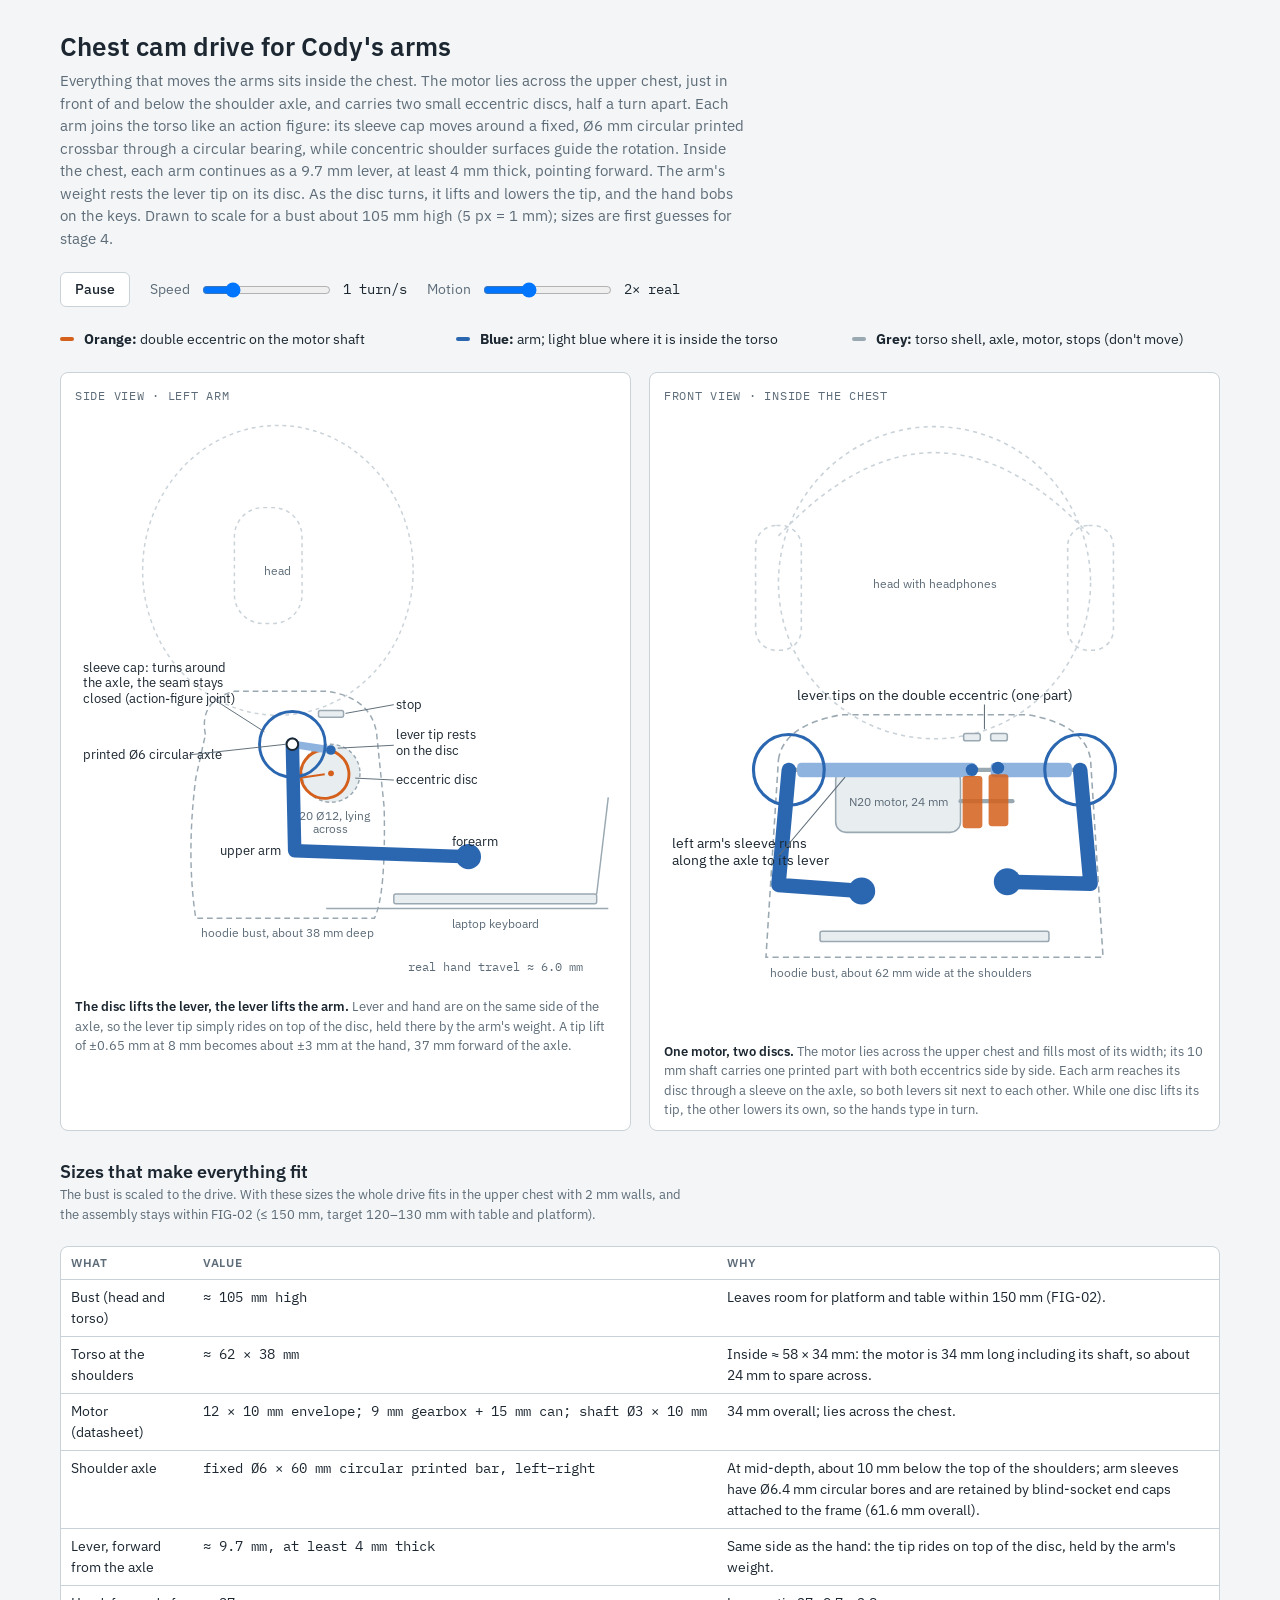
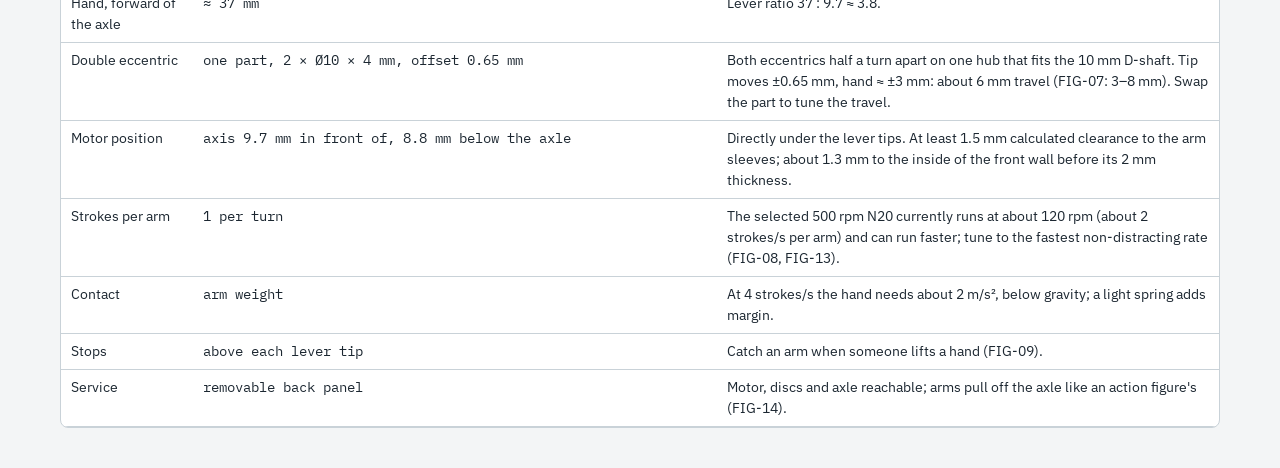
<file: cad/concept/Cody Chest Cam Drive.html>
<!doctype html><html><head><meta charset=utf8><meta name=viewport content="width=device-width,initial-scale=1,viewport-fit=cover"><style>:root{color-scheme:light;box-sizing:border-box;padding-top:env(safe-area-inset-top,0px);padding-bottom:env(safe-area-inset-bottom,0px)}html{scroll-padding-top:env(safe-area-inset-top,0px)}body{margin:0;padding:0;font:14px -apple-system,BlinkMacSystemFont,sans-serif;background:#fff;color:#000}img{max-width:100%}[hidden]:not([hidden=until-found i]){display:none!important}</style></head><body>
<title>Cody Chest Cam Drive</title>
<meta name="claude:viewport-fit-sides" content="cover">
<link rel="preconnect" href="https://fonts.googleapis.com">
<link rel="stylesheet" href="https://fonts.googleapis.com/css2?family=IBM+Plex+Mono:wght@400;500&family=IBM+Plex+Sans:wght@400;500;600&display=swap">
<style>
  /* Layout: a technical drawing sheet - side and front view of the bust to scale, both animated, numbers below. */
  :root {
    --paper: #f3f5f6;
    --sheet: #ffffff;
    --ink: #1c2731;
    --muted: #5d6c78;
    --line: #c9d2d8;
    --fixed: #9aa8b2;       /* torso, axle, motor, stops: parts that don't move */
    --drive: #d4601c;       /* eccentric discs on the motor shaft */
    --arm: #2b67b0;         /* arms: sleeve cap, upper arm, forearm, hand */
    --arm-soft: #8fb3df;    /* parts of the arm inside the torso: sleeve on the axle, lever */
    --fixed-fill: #e8edf0;
    --font-sans: "IBM Plex Sans", system-ui, sans-serif;
    --font-mono: "IBM Plex Mono", ui-monospace, monospace;
  }
  @media (prefers-color-scheme: dark) {
    :root:not([data-theme="light"]) {
      --paper: #131a20; --sheet: #1a232b; --ink: #e3e9ee; --muted: #93a3af; --line: #33414c;
      --fixed: #6f808c; --drive: #f08a4b; --arm: #6aa6ec; --arm-soft: #3f6694; --fixed-fill: #222d36; color-scheme: dark;
    }
  }
  :root[data-theme="dark"] {
    --paper: #131a20; --sheet: #1a232b; --ink: #e3e9ee; --muted: #93a3af; --line: #33414c;
    --fixed: #6f808c; --drive: #f08a4b; --arm: #6aa6ec; --arm-soft: #3f6694; --fixed-fill: #222d36; color-scheme: dark;
  }
  body {
    background: var(--paper); color: var(--ink); font-family: var(--font-sans); font-size: 15px; line-height: 1.5;
    padding-left: max(16px, env(safe-area-inset-left, 0px)); padding-right: max(16px, env(safe-area-inset-right, 0px));
    padding-block: 28px 40px;
  }
  main { max-width: 1160px; margin: 0 auto; display: grid; gap: 22px; }
  h1 { font-size: 1.6rem; font-weight: 600; margin: 0; text-wrap: balance; }
  .lede { margin: 4px 0 0; color: var(--muted); max-width: 76ch; }
  .controls { display: flex; flex-wrap: wrap; align-items: center; gap: 12px 20px; font-size: 14px; }
  button {
    font: inherit; font-weight: 500; color: var(--ink); background: var(--sheet); border: 1px solid var(--line);
    border-radius: 6px; padding: 6px 14px; cursor: pointer;
  }
  button:focus-visible, input:focus-visible { outline: 2px solid var(--arm); outline-offset: 2px; }
  label { display: flex; align-items: center; gap: 10px; color: var(--muted); }
  output { font-family: var(--font-mono); color: var(--ink); min-width: 7ch; }
  .views { display: grid; grid-template-columns: repeat(auto-fit, minmax(min(100%, 460px), 1fr)); gap: 18px; }
  figure { margin: 0; background: var(--sheet); border: 1px solid var(--line); border-radius: 8px; padding: 14px 14px 10px; min-width: 0; }
  figcaption { font-size: 13px; color: var(--muted); margin-top: 6px; }
  figcaption b { color: var(--ink); font-weight: 600; }
  .view-title { font-family: var(--font-mono); font-size: 12px; letter-spacing: .06em; text-transform: uppercase; color: var(--muted); margin: 0 0 6px; }
  svg { width: 100%; height: auto; display: block; }
  svg text { font-family: var(--font-sans); font-size: 13px; fill: var(--ink); }
  svg .note { fill: var(--muted); font-size: 12px; }
  svg .dim { font-family: var(--font-mono); font-size: 12px; fill: var(--muted); }
  .fixed { stroke: var(--fixed); fill: var(--fixed-fill); stroke-width: 1.5; }
  .fixed-line { stroke: var(--fixed); stroke-width: 1.5; fill: none; }
  .axle { stroke: var(--fixed); stroke-width: 4; stroke-linecap: round; }
  .shell { stroke: var(--fixed); fill: none; stroke-width: 1.5; stroke-dasharray: 6 4; }
  .ghost { stroke: var(--line); fill: none; stroke-width: 1.5; stroke-dasharray: 4 4; }
  .disc { stroke: var(--drive); fill: none; stroke-width: 3; }
  .disc-fill { fill: var(--drive); }
  .disc-mark { stroke: var(--drive); stroke-width: 2; }
  .arm { stroke: var(--arm); stroke-width: 14; stroke-linecap: round; stroke-linejoin: round; fill: none; }
  .cap { fill: none; stroke: var(--arm); stroke-width: 3; }
  .lever { stroke: var(--arm-soft); stroke-width: 8; stroke-linecap: round; fill: none; }
  .sleeve { fill: var(--arm-soft); }
  .tip { fill: var(--arm); }
  .arm-fill { fill: var(--arm); }
  .pivot { fill: var(--sheet); stroke: var(--ink); stroke-width: 2; }
  .leader { stroke: var(--muted); stroke-width: 1; fill: none; }
  .key { display: grid; grid-template-columns: repeat(auto-fit, minmax(min(100%, 240px), 1fr)); gap: 10px 28px; font-size: 14px; }
  .key div { display: flex; gap: 10px; align-items: baseline; min-width: 0; }
  .swatch { width: 14px; height: 4px; border-radius: 2px; flex: none; transform: translateY(-3px); }
  table { border-collapse: collapse; width: 100%; font-size: 14px; }
  th, td { text-align: left; padding: 7px 10px; border-bottom: 1px solid var(--line); vertical-align: top; }
  th { font-weight: 600; color: var(--muted); font-size: 12px; text-transform: uppercase; letter-spacing: .05em; }
  td.num { font-family: var(--font-mono); white-space: nowrap; font-variant-numeric: tabular-nums; }
  .table-wrap { overflow-x: auto; background: var(--sheet); border: 1px solid var(--line); border-radius: 8px; }
  h2 { font-size: 1.1rem; margin: 6px 0 0; font-weight: 600; }
  p.small { font-size: 13px; color: var(--muted); margin: 0; max-width: 80ch; }
</style>

<main>
  <header>
    <h1>Chest cam drive for Cody's arms</h1>
    <p class="lede">Everything that moves the arms sits inside the chest. The motor lies across the upper chest, just in front of and below the shoulder axle, and carries two small eccentric discs, half a turn apart. Each arm joins the torso like an action figure: its sleeve cap moves around a fixed, Ø6 mm circular printed crossbar through a circular bearing, while concentric shoulder surfaces guide the rotation. Inside the chest, each arm continues as a 9.7 mm lever, at least 4 mm thick, pointing forward. The arm's weight rests the lever tip on its disc. As the disc turns, it lifts and lowers the tip, and the hand bobs on the keys. Drawn to scale for a bust about 105 mm high (5 px = 1 mm); sizes are first guesses for stage 4.</p>
  </header>

  <div class="controls">
    <button id="play" type="button" aria-pressed="true">Pause</button>
    <label for="speed">Speed <input id="speed" type="range" min="0.25" max="4" step="0.25" value="1"> <output id="speedOut" for="speed">1 turn/s</output></label>
    <label for="exag">Motion <input id="exag" type="range" min="1" max="4" step="1" value="2"> <output id="exagOut" for="exag">2× real</output></label>
  </div>

  <div class="key" aria-label="Colour key">
    <div><span class="swatch" style="background:var(--drive)"></span><span><b>Orange:</b> double eccentric on the motor shaft</span></div>
    <div><span class="swatch" style="background:var(--arm)"></span><span><b>Blue:</b> arm; light blue where it is inside the torso</span></div>
    <div><span class="swatch" style="background:var(--fixed)"></span><span><b>Grey:</b> torso shell, axle, motor, stops (don't move)</span></div>
  </div>

  <div class="views">
    <figure>
      <p class="view-title">Side view · left arm</p>
      <svg viewBox="40 60 560 600" role="img" aria-label="Side view of the bust: shoulder axle at mid-depth, lever forward inside the chest resting on an eccentric disc on the lying motor, arm down and forward to the keyboard">
        <!-- head with headphones and hoodie bust (outline of the draft) -->
        <ellipse class="ghost" cx="250" cy="225" rx="140" ry="150"/>
        <rect class="ghost" x="205" y="160" width="70" height="120" rx="30"/>
        <text class="note" x="250" y="230" text-anchor="middle">head</text>
        <path class="shell" d="M 175 395 Q 168 360 205 350 L 300 350 Q 345 356 352 392 L 360 470 Q 362 560 350 585 L 165 585 Q 155 520 165 440 Z"/>
        <text class="note" x="170" y="604">hoodie bust, about 38 mm deep</text>
        <!-- table and laptop keyboard -->
        <line class="fixed-line" x1="300" y1="575" x2="592" y2="575"/>
        <rect class="fixed" x="370" y="560" width="210" height="10" rx="2"/>
        <path class="fixed-line" d="M 580 560 L 592 460"/>
        <text class="note" x="475" y="595" text-anchor="middle">laptop keyboard</text>
        <!-- motor lying across, seen end-on, behind the disc -->
        <circle class="fixed" cx="305" cy="435" r="30" stroke-dasharray="4 3"/>
        <text class="note" x="305" y="483" text-anchor="middle">N20 Ø12, lying</text>
        <text class="note" x="305" y="497" text-anchor="middle">across</text>
        <!-- stop above the lever tip -->
        <rect class="fixed" x="292" y="370" width="26" height="7" rx="2"/>
        <!-- moving parts -->
        <g id="sDisc"><circle class="disc" cx="0" cy="0" r="25"/><line class="disc-mark" x1="0" y1="0" x2="0" y2="-25"/></g>
        <circle class="disc-fill" cx="305" cy="435" r="3"/>
        <path id="sLever" class="lever" d=""/>
        <circle id="sTip" class="tip" r="5"/>
        <path id="sArm" class="arm" d=""/>
        <circle id="sHand" class="arm-fill" r="13"/>
        <circle id="sCap" class="cap" r="34"/>
        <circle class="pivot" cx="265" cy="405" r="6"/>
        <!-- labels -->
        <text x="48" y="330">sleeve cap: turns around</text>
        <text x="48" y="346">the axle, the seam stays</text>
        <text x="48" y="362">closed (action-figure joint)</text>
        <path class="leader" d="M 186 360 L 236 392"/>
        <text x="48" y="420">printed Ø6 circular axle</text>
        <path class="leader" d="M 158 416 L 258 405"/>
        <text x="372" y="368">stop</text>
        <path class="leader" d="M 370 364 L 320 373"/>
        <text x="372" y="400">lever tip rests</text>
        <text x="372" y="416">on the disc</text>
        <path class="leader" d="M 370 406 L 312 409"/>
        <text x="372" y="446">eccentric disc</text>
        <path class="leader" d="M 370 442 L 330 440"/>
        <text x="190" y="520">upper arm</text>
        <text x="430" y="510">forearm</text>
        <text id="travelText" class="dim" x="475" y="640" text-anchor="middle"></text>
      </svg>
      <figcaption><b>The disc lifts the lever, the lever lifts the arm.</b> Lever and hand are on the same side of the axle, so the lever tip simply rides on top of the disc, held there by the arm's weight. A tip lift of ±0.65 mm at 8 mm becomes about ±3 mm at the hand, 37 mm forward of the axle.</figcaption>
    </figure>

    <figure>
      <p class="view-title">Front view · inside the chest</p>
      <svg viewBox="40 60 520 600" role="img" aria-label="Front view of the bust: printed circular axle through both shoulders, motor lying across the upper chest with two eccentric discs on its shaft, each lever tip resting on one disc">
        <ellipse class="ghost" cx="300" cy="225" rx="150" ry="150"/>
        <rect class="ghost" x="128" y="170" width="44" height="120" rx="20"/>
        <rect class="ghost" x="428" y="170" width="44" height="120" rx="20"/>
        <path class="ghost" d="M 150 180 Q 300 20 450 180"/>
        <text class="note" x="300" y="230" text-anchor="middle">head with headphones</text>
        <path class="shell" d="M 150 395 Q 155 362 210 352 L 390 352 Q 445 362 450 395 L 462 585 L 138 585 Z"/>
        <text class="note" x="142" y="604">hoodie bust, about 62 mm wide at the shoulders</text>
        <!-- keyboard -->
        <rect class="fixed" x="190" y="560" width="220" height="10" rx="2"/>
        <!-- motor lying across, shaft to the right -->
        <rect class="fixed" x="205" y="405" width="120" height="60" rx="10"/>
        <text class="note" x="265" y="440" text-anchor="middle">N20 motor, 24 mm</text>
        <line class="axle" x1="325" y1="435" x2="375" y2="435"/>
        <!-- axle and the arms' sleeves on it -->
        <line class="axle" x1="160" y1="405" x2="440" y2="405"/>
        <rect class="sleeve" x="168" y="398" width="172" height="14" rx="4"/>
        <rect class="sleeve" x="354" y="398" width="78" height="14" rx="4"/>
        <!-- stops above the tips -->
        <rect class="fixed" x="328" y="370" width="16" height="7" rx="2"/>
        <rect class="fixed" x="354" y="370" width="16" height="7" rx="2"/>
        <!-- moving parts: discs seen edge-on, tips, arms -->
        <rect id="fDiscL" class="disc-fill" x="327" y="410" width="19" height="50" rx="3" opacity="0.85"/>
        <rect id="fDiscR" class="disc-fill" x="352" y="410" width="19" height="50" rx="3" opacity="0.85"/>
        <circle id="fTipL" class="tip" cx="336" cy="404" r="6"/>
        <circle id="fTipR" class="tip" cx="361" cy="404" r="6"/>
        <path id="fArmL" class="arm" d=""/>
        <path id="fArmR" class="arm" d=""/>
        <circle id="fHandL" class="arm-fill" r="13"/>
        <circle id="fHandR" class="arm-fill" r="13"/>
        <circle class="cap" cx="160" cy="405" r="34"/>
        <circle class="cap" cx="440" cy="405" r="34"/>
        <!-- labels -->
        <text x="300" y="338" text-anchor="middle">lever tips on the double eccentric (one part)</text>
        <path class="leader" d="M 348 342 L 348 366"/>
        <text x="48" y="480">left arm's sleeve runs</text>
        <text x="48" y="496">along the axle to its lever</text>
        <path class="leader" d="M 150 488 L 214 412"/>
      </svg>
      <figcaption><b>One motor, two discs.</b> The motor lies across the upper chest and fills most of its width; its 10 mm shaft carries one printed part with both eccentrics side by side. Each arm reaches its disc through a sleeve on the axle, so both levers sit next to each other. While one disc lifts its tip, the other lowers its own, so the hands type in turn.</figcaption>
    </figure>
  </div>

  <section>
    <h2>Sizes that make everything fit</h2>
    <p class="small">The bust is scaled to the drive. With these sizes the whole drive fits in the upper chest with 2 mm walls, and the assembly stays within FIG-02 (≤ 150 mm, target 120–130 mm with table and platform).</p>
  </section>
  <div class="table-wrap">
    <table>
      <thead><tr><th>What</th><th>Value</th><th>Why</th></tr></thead>
      <tbody>
        <tr><td>Bust (head and torso)</td><td class="num">≈ 105 mm high</td><td>Leaves room for platform and table within 150 mm (FIG-02).</td></tr>
        <tr><td>Torso at the shoulders</td><td class="num">≈ 62 × 38 mm</td><td>Inside ≈ 58 × 34 mm: the motor is 34 mm long including its shaft, so about 24 mm to spare across.</td></tr>
        <tr><td>Motor (datasheet)</td><td class="num">12 × 10 mm envelope; 9 mm gearbox + 15 mm can; shaft Ø3 × 10 mm</td><td>34 mm overall; lies across the chest.</td></tr>
        <tr><td>Shoulder axle</td><td class="num">fixed Ø6 × 60 mm circular printed bar, left–right</td><td>At mid-depth, about 10 mm below the top of the shoulders; arm sleeves have Ø6.4 mm circular bores and are retained by blind-socket end caps attached to the frame (61.6 mm overall).</td></tr>
        <tr><td>Lever, forward from the axle</td><td class="num">≈ 9.7 mm, at least 4 mm thick</td><td>Same side as the hand: the tip rides on top of the disc, held by the arm's weight.</td></tr>
        <tr><td>Hand, forward of the axle</td><td class="num">≈ 37 mm</td><td>Lever ratio 37 : 9.7 ≈ 3.8.</td></tr>
        <tr><td>Double eccentric</td><td class="num">one part, 2 × Ø10 × 4 mm, offset 0.65 mm</td><td>Both eccentrics half a turn apart on one hub that fits the 10 mm D-shaft. Tip moves ±0.65 mm, hand ≈ ±3 mm: about 6 mm travel (FIG-07: 3–8 mm). Swap the part to tune the travel.</td></tr>
        <tr><td>Motor position</td><td class="num">axis 9.7 mm in front of, 8.8 mm below the axle</td><td>Directly under the lever tips. At least 1.5 mm calculated clearance to the arm sleeves; about 1.3 mm to the inside of the front wall before its 2 mm thickness.</td></tr>
        <tr><td>Strokes per arm</td><td class="num">1 per turn</td><td>The selected 500 rpm N20 currently runs at about 120 rpm (about 2 strokes/s per arm) and can run faster; tune to the fastest non-distracting rate (FIG-08, FIG-13).</td></tr>
        <tr><td>Contact</td><td class="num">arm weight</td><td>At 4 strokes/s the hand needs about 2 m/s², below gravity; a light spring adds margin.</td></tr>
        <tr><td>Stops</td><td class="num">above each lever tip</td><td>Catch an arm when someone lifts a hand (FIG-09).</td></tr>
        <tr><td>Service</td><td class="num">removable back panel</td><td>Motor, discs and axle reachable; arms pull off the axle like an action figure's (FIG-14).</td></tr>
      </tbody>
    </table>
  </div>
</main>

<script>
(() => {
  const $ = (id) => document.getElementById(id);
  const reduce = window.matchMedia && window.matchMedia("(prefers-reduced-motion: reduce)").matches;
  let playing = !reduce;
  let turnsPerSecond = 1;
  let exag = 2;
  let phase = 0.9;
  let last = null;

  const PX = 5;                          // px per mm
  const OFFSET_MM = 0.65;                // eccentric offset
  const DISC_R = 25;                     // disc radius, px (5 mm)
  const P = [265, 405];                  // shoulder axle, side view
  const SHAFT = [305, 435];              // motor axis, side view
  const LEVER = 40;                      // 8 mm forward
  const ELBOW = [5, 110];                // relative to the axle
  const HAND_X = 185;                    // 37 mm forward
  const RATIO = HAND_X / LEVER;

  function rot(q, a) {
    const c = Math.cos(a), s = Math.sin(a);
    return [P[0] + q[0] * c - q[1] * s, P[1] + q[0] * s + q[1] * c];
  }
  function draw() {
    const e = OFFSET_MM * exag * PX;     // offset as drawn, px
    const liftL = e * Math.cos(phase);   // left tip lifted by liftL px
    const liftR = -liftL;
    const maxDown = RATIO * e;

    // Side view: disc centre circles the motor axis; tip rides on top of the disc
    const dc = [SHAFT[0] + e * Math.sin(phase), SHAFT[1] - e * Math.cos(phase)];
    const ang = phase * 180 / Math.PI;
    $("sDisc").setAttribute("transform", `translate(${dc[0]} ${dc[1]}) rotate(${ang})`);
    const a = -Math.asin(Math.max(-0.95, Math.min(0.95, liftL / LEVER)));   // tip up -> arm turns up
    const tip = rot([LEVER, 5], a);
    const handRest = [HAND_X, (547 - maxDown) - P[1]];                     // lowest hand touches the keys
    const elbow = rot(ELBOW, a), hand = rot(handRest, a);
    $("sLever").setAttribute("d", `M ${P[0]} ${P[1]} L ${tip[0]} ${tip[1]}`);
    setCircle("sTip", tip);
    $("sArm").setAttribute("d", `M ${P[0]} ${P[1]} L ${elbow[0]} ${elbow[1]} L ${hand[0]} ${hand[1]}`);
    setCircle("sHand", hand);
    setCircle("sCap", P);

    // Front view: discs move up and down half a turn apart; tips and hands follow
    $("fDiscL").setAttribute("y", 410 - liftL);
    $("fDiscR").setAttribute("y", 410 - liftR);
    $("fTipL").setAttribute("cy", 404 - liftL);
    $("fTipR").setAttribute("cy", 404 - liftR);
    const restY = 547 - maxDown;
    const hL = [230, restY - RATIO * liftL], hR = [370, restY - RATIO * liftR];
    const eL = [150, 515 - liftL * 0.6], eR = [450, 515 - liftR * 0.6];
    $("fArmL").setAttribute("d", `M 160 405 L ${eL[0]} ${eL[1]} L ${hL[0]} ${hL[1]}`);
    $("fArmR").setAttribute("d", `M 440 405 L ${eR[0]} ${eR[1]} L ${hR[0]} ${hR[1]}`);
    setCircle("fHandL", hL); setCircle("fHandR", hR);

    $("travelText").textContent = `real hand travel ≈ ${(2 * OFFSET_MM * RATIO).toFixed(1)} mm`;
  }
  function setCircle(id, p) { const el = $(id); el.setAttribute("cx", p[0]); el.setAttribute("cy", p[1]); }

  function tick(t) {
    if (last !== null && playing) phase += (t - last) / 1000 * turnsPerSecond * 2 * Math.PI;
    last = t;
    draw();
    requestAnimationFrame(tick);
  }
  const play = $("play");
  function syncButton() { play.textContent = playing ? "Pause" : "Play"; play.setAttribute("aria-pressed", String(playing)); }
  play.addEventListener("click", () => { playing = !playing; syncButton(); });
  $("speed").addEventListener("input", (ev) => { turnsPerSecond = +ev.target.value; $("speedOut").textContent = `${turnsPerSecond} turn${turnsPerSecond === 1 ? "" : "s"}/s`; });
  $("exag").addEventListener("input", (ev) => { exag = +ev.target.value; $("exagOut").textContent = exag === 1 ? "real size" : `${exag}× real`; });
  syncButton();
  draw();
  requestAnimationFrame(tick);
})();
</script>

</body></html>
</file>
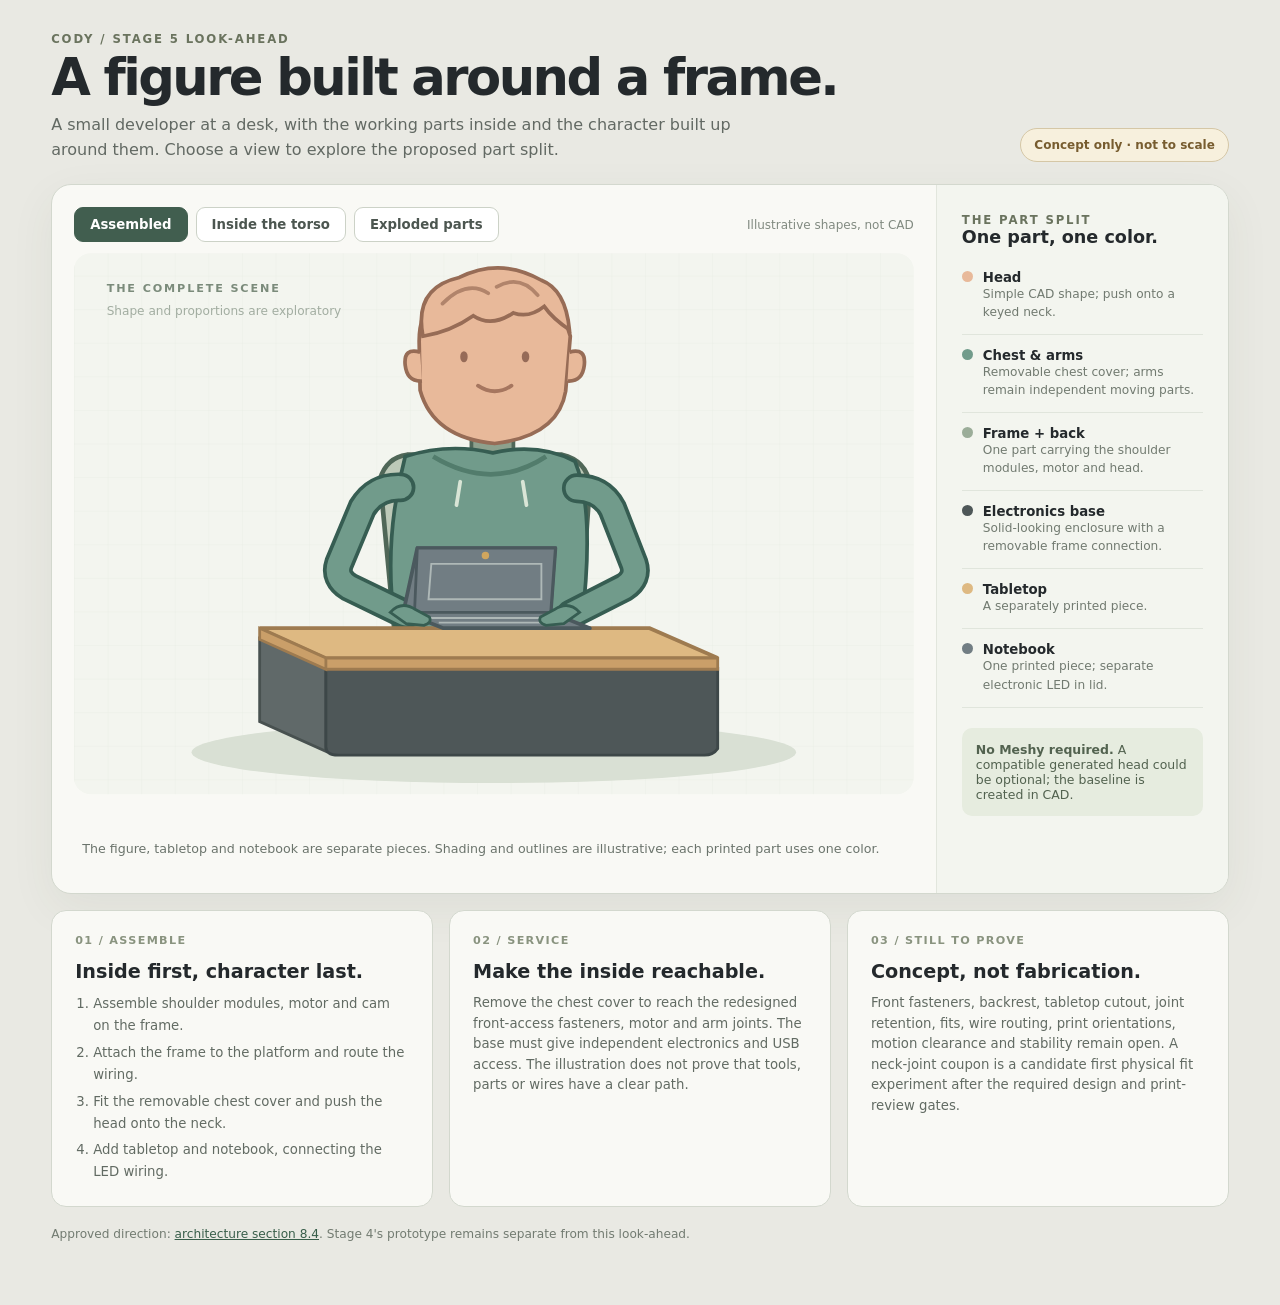
<file: cad/concept/Cody Figure Assembly.html>
<!doctype html>
<html lang="en">
<head>
  <meta charset="utf-8">
  <meta name="viewport" content="width=device-width, initial-scale=1">
  <title>Cody - figure assembly concept</title>
  <style>
    :root {
      color-scheme: light;
      font-family: system-ui, -apple-system, "Segoe UI", sans-serif;
      color: #24292c;
      background: #e9e9e3;
    }
    * { box-sizing: border-box; }
    body { margin: 0; }
    main { max-width: 1440px; margin: auto; padding: 32px clamp(16px, 4vw, 56px) 64px; }
    header { display: flex; justify-content: space-between; gap: 24px; align-items: end; margin-bottom: 22px; }
    h1 { margin: 5px 0 8px; font-size: clamp(2rem, 4vw, 3.5rem); line-height: 1.05; letter-spacing: -.05em; }
    h2 { font-size: 1.2rem; margin: 0 0 10px; }
    p { margin: 0; line-height: 1.55; }
    .eyebrow { color: #6a735e; font-size: .73rem; font-weight: 750; letter-spacing: .16em; text-transform: uppercase; }
    .intro { max-width: 68ch; color: #626963; }
    .badge { flex: none; padding: 9px 13px; border: 1px solid #d5c7a6; color: #775c2f; background: #f7f0dd; border-radius: 999px; font-size: .75rem; font-weight: 700; }
    .stage { display: grid; grid-template-columns: minmax(0, 1fr) 292px; background: #f9f9f5; border: 1px solid #d3d8ce; border-radius: 20px; overflow: hidden; box-shadow: 0 14px 45px #424b3210; }
    .canvas { min-width: 0; padding: 22px; }
    .toolbar { display: flex; flex-wrap: wrap; gap: 8px; align-items: center; }
    button { border: 1px solid #ccd2c7; background: #fff; padding: 9px 15px; border-radius: 9px; color: #4c5650; font: inherit; font-size: .83rem; font-weight: 650; cursor: pointer; }
    button[aria-pressed="true"] { color: #fff; background: #415e4f; border-color: #415e4f; }
    button:focus-visible { outline: 3px solid #e4a95c; outline-offset: 3px; }
    .hint { margin-left: auto; color: #818a80; font-size: .75rem; }
    svg { display: block; width: 100%; height: auto; }
    svg text { font-family: system-ui, sans-serif; }
    .caption { color: #6b746c; font-size: .79rem; padding: 0 8px 4px; min-height: 2.5em; }
    aside { padding: 28px 25px; border-left: 1px solid #e2e6dd; background: #f3f5ef; }
    aside h2 { font-size: 1.1rem; }
    .part { display: flex; align-items: baseline; gap: 10px; padding: 13px 0; border-bottom: 1px solid #e0e5dc; font-size: .85rem; }
    .part:last-of-type { border: 0; }
    .swatch { width: 11px; height: 11px; border-radius: 50%; flex: none; }
    .part b { display: block; font-size: .83rem; }
    .part span:last-child { color: #717a70; font-size: .76rem; line-height: 1.4; }
    .note { margin-top: 20px; border-radius: 10px; background: #e6ecdf; padding: 14px; color: #52624f; font-size: .78rem; }
    .details { display: grid; grid-template-columns: repeat(3, 1fr); gap: 16px; margin-top: 16px; }
    .card { padding: 23px; background: #f9f9f5; border: 1px solid #d3d8ce; border-radius: 15px; }
    .number { display: block; font-size: .7rem; font-weight: 750; color: #89937f; letter-spacing: .12em; margin-bottom: 13px; }
    .card p, .card li { font-size: .83rem; color: #626b63; }
    .card ol { margin: 0; padding-left: 18px; line-height: 1.65; }
    .card li + li { margin-top: 5px; }
    a { color: #385e4a; }
    footer { margin-top: 20px; color: #727b71; font-size: .76rem; }
    [hidden] { display: none !important; }
    @media (max-width: 850px) {
      header { align-items: start; flex-direction: column; }
      .stage { grid-template-columns: 1fr; }
      aside { border-left: 0; border-top: 1px solid #e2e6dd; }
      .details { grid-template-columns: 1fr; }
    }
    @media (max-width: 500px) { .canvas { padding: 14px; } .hint { width: 100%; margin: 4px 0 0; } }
    @media (prefers-reduced-motion: reduce) { * { scroll-behavior: auto !important; } }
  </style>
</head>
<body>
<main>
  <header>
    <div>
      <div class="eyebrow">Cody / Stage 5 look-ahead</div>
      <h1>A figure built around a frame.</h1>
      <p class="intro">A small developer at a desk, with the working parts inside and the character built up around them. Choose a view to explore the proposed part split.</p>
    </div>
    <div class="badge">Concept only &middot; not to scale</div>
  </header>

  <section class="stage" aria-label="Figure concept views">
    <div class="canvas">
      <div class="toolbar" aria-label="Choose a view">
        <button type="button" data-view="assembled" aria-pressed="true">Assembled</button>
        <button type="button" data-view="inside" aria-pressed="false">Inside the torso</button>
        <button type="button" data-view="exploded" aria-pressed="false">Exploded parts</button>
        <span class="hint">Illustrative shapes, not CAD</span>
      </div>

      <svg id="figure-view" viewBox="0 0 900 640" role="img" aria-labelledby="figure-title figure-desc">
        <title id="figure-title">Cody assembled at the desk</title>
        <desc id="figure-desc">A stylized figure behind a desk with an oversized head, hoodie, separate tabletop, one-piece notebook, and platform.</desc>
        <defs>
          <pattern id="grid" width="36" height="36" patternUnits="userSpaceOnUse"><path d="M36 0H0V36" fill="none" stroke="#e9ede5" stroke-width="1"/></pattern>
        </defs>
        <rect x="0" y="12" width="900" height="580" rx="18" fill="#f3f5ef"/>
        <rect x="0" y="12" width="900" height="580" rx="18" fill="url(#grid)"/>
        <ellipse cx="450" cy="547" rx="324" ry="33" fill="#d9e0d4"/>
        <!-- Solid-looking enclosure with an internal electronics compartment -->
        <path d="M199 425 L270 457 L270 546 L199 514 Z" fill="#606969" stroke="#485150" stroke-width="3"/>
        <path d="M270 457 L690 457 L690 543 Q685 550 676 550 H283 Q270 550 270 541 Z" fill="#4e5758" stroke="#3d4748" stroke-width="3"/>
        <!-- Torso frame is visible in the cutaway -->
        <g id="frame">
          <path d="M328 254 Q335 231 357 228 L523 228 Q549 234 553 260 L542 412 L343 412 Z" fill="#bdc9b8" stroke="#506758" stroke-width="5"/>
          <path d="M358 258 H522 L512 381 H367 Z" fill="#eef2e9" stroke="#718977" stroke-width="4"/>
          <path d="M349 388 H529 V415 H349 Z" fill="#8da18d" stroke="#506758" stroke-width="4"/>
          <path d="M426 228 V196 H471 V228" fill="#8da18d" stroke="#506758" stroke-width="4"/>
          <path d="M434 196 V178 H461 V186 H468 V196" fill="#8da18d" stroke="#506758" stroke-width="4"/>
          <path d="M365 285 H519" stroke="#778f7d" stroke-width="14" stroke-linecap="round"/>
          <path d="M390 288 L417 311 M496 288 L469 311" stroke="#658876" stroke-width="9" stroke-linecap="round"/>
          <rect x="397" y="319" width="76" height="36" rx="9" fill="#647c6b" stroke="#445a4c" stroke-width="3"/>
          <circle cx="475" cy="329" r="13" fill="#e1a15b" stroke="#a56f34" stroke-width="3"/>
          <circle cx="487" cy="339" r="13" fill="#d48b48" stroke="#a56f34" stroke-width="3"/>
          <path d="M416 354 C405 376 415 400 408 418" fill="none" stroke="#d09257" stroke-width="3" stroke-dasharray="6 5"/>
        </g>
        <!-- Only the front cover is removable; the back belongs to the frame -->
        <g id="covers">
          <path d="M355 230 Q401 215 449 226 Q498 215 537 235 Q559 288 544 410 Q447 432 344 410 Q331 321 355 230 Z" fill="#719b8b" stroke="#365d52" stroke-width="4"/>
          <path d="M385 230 Q448 268 506 230" fill="none" stroke="#527c6c" stroke-width="5"/>
          <path d="M414 257 L410 282 M481 257 L485 282" stroke="#d9e5d6" stroke-width="4" stroke-linecap="round"/>
          <path d="M397 360 Q447 348 496 360 L506 399 Q448 412 388 399 Z" fill="#668e7e" stroke="#527c6c" stroke-width="3"/>
        </g>
        <!-- Head: all the same part/color; outlines represent surface detail -->
        <path d="M370 108 Q369 47 438 37 Q514 32 532 101 L527 160 Q519 208 451 216 Q385 210 371 159 Z" fill="#e8b99a" stroke="#976c56" stroke-width="4"/>
        <path d="M374 101 Q364 49 413 38 Q457 16 501 41 Q527 51 531 94 Q513 82 504 69 Q488 82 471 76 Q447 92 428 79 Q404 96 374 101 Z" fill="#e8b99a" stroke="#976c56" stroke-width="4"/>
        <path d="M395 66 Q421 40 444 55 M453 48 Q478 34 497 57" fill="none" stroke="#b1846b" stroke-width="4" stroke-linecap="round"/>
        <ellipse cx="418" cy="123" rx="4" ry="6" fill="#966b58"/>
        <ellipse cx="484" cy="123" rx="4" ry="6" fill="#966b58"/>
        <path d="M433 154 Q451 166 469 154" fill="none" stroke="#a6765f" stroke-width="4" stroke-linecap="round"/>
        <path d="M371 118 Q353 113 355 132 Q357 150 373 149 M531 118 Q549 113 547 132 Q545 150 529 149" fill="#e8b99a" stroke="#976c56" stroke-width="4"/>
        <!-- Arms on either side of the torso -->
        <path d="M350 263 Q323 262 309 285 L284 345 Q279 360 295 370 L355 399" fill="none" stroke="#365d52" stroke-width="32" stroke-linecap="round" stroke-linejoin="round"/>
        <path d="M350 263 Q323 262 309 285 L284 345 Q279 360 295 370 L355 399" fill="none" stroke="#719b8b" stroke-width="24" stroke-linecap="round" stroke-linejoin="round"/>
        <path d="M539 264 Q565 264 577 286 L600 345 Q605 360 590 370 L533 399" fill="none" stroke="#365d52" stroke-width="32" stroke-linecap="round" stroke-linejoin="round"/>
        <path d="M539 264 Q565 264 577 286 L600 345 Q605 360 590 370 L533 399" fill="none" stroke="#719b8b" stroke-width="24" stroke-linecap="round" stroke-linejoin="round"/>
        <!-- Tabletop is a separate single-color piece -->
        <path d="M199 414 L617 414 L690 446 L270 446 Z" fill="#deb982" stroke="#9e7b50" stroke-width="4"/>
        <path d="M270 446 L690 446 L690 458 L270 458 Z M199 414 L270 446 L270 458 L199 426 Z" fill="#ca9f69" stroke="#9e7b50" stroke-width="3"/>
        <!-- Notebook: one part; surface outlines and LED are illustrative -->
        <path d="M353 397 L396 414 L553 414 L511 397 L516 328 L368 328 Z" fill="#717d83" stroke="#4b595e" stroke-width="4" stroke-linejoin="round"/>
        <path d="M368 328 L516 328 L511 397 L365 397 Z" fill="#717d83" stroke="#4b595e" stroke-width="3"/>
        <path d="M383 345 H501 V383 H380 Z M378 403 H512 M391 408 H520" fill="none" stroke="#aeb8b7" stroke-width="2"/>
        <circle cx="441" cy="336" r="4" fill="#d0a65e"/>
        <path d="M339 397 Q351 384 366 394 L381 402 Q384 408 375 411 L356 409 Z M542 397 Q530 384 515 394 L500 402 Q497 408 506 411 L525 409 Z" fill="#719b8b" stroke="#365d52" stroke-width="3"/>
        <text x="35" y="54" fill="#7b8b7b" font-size="12" font-weight="700" letter-spacing="2">THE COMPLETE SCENE</text>
        <text x="35" y="78" fill="#a2ada1" font-size="13">Shape and proportions are exploratory</text>
        <g id="inside-label" hidden="">
          <rect x="583" y="247" width="239" height="94" rx="10" fill="#fff" stroke="#d9e3d6"/>
          <text x="599" y="271" fill="#486251" font-size="13" font-weight="700">Mechanism on the frame</text>
          <text x="599" y="293" fill="#78877a" font-size="12">Shoulder modules + motor</text>
          <text x="599" y="312" fill="#78877a" font-size="12">Double cam shown schematically</text>
          <path d="M583 289 L530 304" fill="none" stroke="#a5b6a4" stroke-width="2"/>
        </g>
      </svg>

      <svg id="exploded-view" viewBox="0 0 900 640" role="img" aria-labelledby="exploded-title exploded-desc" hidden="">
        <title id="exploded-title">Exploded concept diagram</title>
        <desc id="exploded-desc">The head, front cover, integrated frame and back, electronics enclosure, tabletop and notebook are separated to show the proposed assembly. Lines indicate conceptual connections, not proven insertion paths.</desc>
        <defs>
          <pattern id="exploded-grid" width="36" height="36" patternUnits="userSpaceOnUse"><path d="M36 0H0V36" fill="none" stroke="#e9ede5" stroke-width="1"/></pattern>
        </defs>
        <rect x="0" y="12" width="900" height="580" rx="18" fill="#f3f5ef"/>
        <rect x="0" y="12" width="900" height="580" rx="18" fill="url(#exploded-grid)"/>
        <text x="34" y="53" fill="#7b8b7b" font-size="12" font-weight="700" letter-spacing="2">EXPLODED / PART RELATIONSHIPS</text>
        <text x="34" y="76" fill="#9ba99a" font-size="13">Spacing and attachment paths are illustrative</text>
        <!-- Relationship lines, deliberately not claiming physical insertion paths -->
        <g fill="none" stroke="#b7c5b4" stroke-width="2" stroke-dasharray="6 7">
          <path d="M437 186 V222 M548 292 L512 317 M438 432 V472 M567 491 L620 466 M678 377 L678 405"/>
        </g>
        <!-- Head -->
        <path d="M383 102 Q383 55 438 53 Q493 55 493 102 L490 135 Q484 173 438 177 Q392 173 385 135 Z" fill="#e8b99a" stroke="#976c56" stroke-width="4"/>
        <path d="M388 95 Q387 55 426 55 Q466 42 487 76 L490 92 Q473 83 464 75 Q451 86 439 76 Q419 88 405 78 Z" fill="#e8b99a" stroke="#976c56" stroke-width="3"/>
        <circle cx="417" cy="112" r="3" fill="#976c56"/><circle cx="459" cy="112" r="3" fill="#976c56"/>
        <path d="M423 140 Q438 149 453 140" fill="none" stroke="#976c56" stroke-width="3"/>
        <path d="M422 174 H453" stroke="#b1856c" stroke-width="5"/>
        <!-- Integrated frame and back, schematically showing the drive and joints -->
        <path d="M383 250 Q383 234 398 234 H477 Q494 234 494 250 L512 400 H367 Z" fill="#b5c5b2" stroke="#506758" stroke-width="4"/>
        <path d="M406 259 H469 L477 373 H397 Z" fill="#b5c5b2" stroke="#7b9380" stroke-width="4"/>
        <path d="M422 234 V215 H451 V234 M426 215 V203 H449 V210 H455 V215" fill="#8da18d" stroke="#506758" stroke-width="4"/>
        <path d="M378 285 H500" stroke="#738e7b" stroke-width="13" stroke-linecap="round"/>
        <circle cx="378" cy="285" r="10" fill="#719b8b" stroke="#365d52" stroke-width="3"/>
        <circle cx="500" cy="285" r="10" fill="#719b8b" stroke="#365d52" stroke-width="3"/>
        <path d="M399 287 L421 315 M479 287 L456 315" stroke="#658876" stroke-width="8" stroke-linecap="round"/>
        <rect x="407" y="324" width="58" height="30" rx="8" fill="#647c6b" stroke="#445a4c" stroke-width="3"/>
        <circle cx="465" cy="332" r="10" fill="#e1a15b" stroke="#a56f34" stroke-width="2"/>
        <circle cx="474" cy="340" r="10" fill="#d48b48" stroke="#a56f34" stroke-width="2"/>
        <path d="M367 400 H512 V421 H367 Z" fill="#8da18d" stroke="#506758" stroke-width="4"/>
        <!-- Front cover -->
        <path d="M569 241 Q610 229 652 241 L664 378 Q615 393 565 378 Z" fill="#719b8b" stroke="#365d52" stroke-width="4"/>
        <path d="M581 246 Q614 267 644 246 M591 349 Q613 343 638 349 L641 370 Q614 377 587 370 Z" fill="none" stroke="#527c6c" stroke-width="3"/>
        <!-- Electronics enclosure and frame joint -->
        <path d="M297 487 L498 487 L568 510 L367 510 Z" fill="#7b9182" stroke="#53695a" stroke-width="3"/>
        <path d="M367 510 H568 V553 H367 Z M297 487 L367 510 V553 L297 530 Z" fill="#4e5758" stroke="#3d4748" stroke-width="3"/>
        <path d="M418 482 H458 V489 H418 Z" fill="#d9e3d4" stroke="#53695a" stroke-width="2"/>
        <!-- Tabletop and notebook, separated for clarity -->
        <path d="M615 438 L765 438 L800 454 L650 454 Z" fill="#deb982" stroke="#9e7b50" stroke-width="3"/>
        <path d="M650 454 H800 V464 H650 Z M615 438 L650 454 V464 L615 448 Z" fill="#ca9f69" stroke="#9e7b50" stroke-width="3"/>
        <path d="M631 397 L653 406 H734 L714 397 L718 354 H638 Z" fill="#717d83" stroke="#4b595e" stroke-width="3"/>
        <path d="M638 354 H718 L714 397 H636 Z M649 365 H705 V385 H647 Z" fill="#717d83" stroke="#aeb8b7" stroke-width="2"/>
        <circle cx="677" cy="361" r="3" fill="#d0a65e"/>
        <!-- Labels with clear leaders -->
        <g font-size="12" fill="#66776b">
          <path d="M340 106 H382 M510 216 H456 M675 299 H661 M293 539 H367 M773 386 H731 M808 454 H849" fill="none" stroke="#a7b6a4" stroke-width="2"/>
          <text x="268" y="102" font-weight="700">HEAD</text>
          <text x="268" y="119">one-color CAD</text>
          <text x="515" y="211" font-weight="700">NECK KNOB</text>
          <text x="515" y="228">keyed push-on</text>
          <text x="680" y="294" font-weight="700">CHEST COVER</text>
          <text x="680" y="311">removable</text>
          <text x="338" y="454" font-weight="700">FRAME / INTEGRAL BACK</text>
          <text x="94" y="537" font-weight="700">ELECTRONICS BASE</text>
          <text x="94" y="554">electronics access</text>
          <text x="755" y="378" font-weight="700">NOTEBOOK</text>
          <text x="755" y="395">one part</text>
          <text x="797" y="474" font-weight="700">TABLETOP</text>
        </g>
      </svg>
      <p id="caption" class="caption" aria-live="polite">The figure, tabletop and notebook are separate pieces. Shading and outlines are illustrative; each printed part uses one color.</p>
    </div>

    <aside>
      <div class="eyebrow">The part split</div>
      <h2>One part, one color.</h2>
      <div class="part"><span class="swatch" style="background:#e8b99a"></span><div><b>Head</b><span>Simple CAD shape; push onto a keyed neck.</span></div></div>
      <div class="part"><span class="swatch" style="background:#719b8b"></span><div><b>Chest &amp; arms</b><span>Removable chest cover; arms remain independent moving parts.</span></div></div>
      <div class="part"><span class="swatch" style="background:#9bad99"></span><div><b>Frame + back</b><span>One part carrying the shoulder modules, motor and head.</span></div></div>
      <div class="part"><span class="swatch" style="background:#4e5758"></span><div><b>Electronics base</b><span>Solid-looking enclosure with a removable frame connection.</span></div></div>
      <div class="part"><span class="swatch" style="background:#deb982"></span><div><b>Tabletop</b><span>A separately printed piece.</span></div></div>
      <div class="part"><span class="swatch" style="background:#717d83"></span><div><b>Notebook</b><span>One printed piece; separate electronic LED in lid.</span></div></div>
      <div class="note"><b>No Meshy required.</b> A compatible generated head could be optional; the baseline is created in CAD.</div>
    </aside>
  </section>

  <section class="details" aria-label="Assembly and design notes">
    <article class="card">
      <span class="number">01 / ASSEMBLE</span>
      <h2>Inside first, character last.</h2>
      <ol>
        <li>Assemble shoulder modules, motor and cam on the frame.</li>
        <li>Attach the frame to the platform and route the wiring.</li>
        <li>Fit the removable chest cover and push the head onto the neck.</li>
        <li>Add tabletop and notebook, connecting the LED wiring.</li>
      </ol>
    </article>
    <article class="card">
      <span class="number">02 / SERVICE</span>
      <h2>Make the inside reachable.</h2>
      <p>Remove the chest cover to reach the redesigned front-access fasteners, motor and arm joints. The base must give independent electronics and USB access. The illustration does not prove that tools, parts or wires have a clear path.</p>
    </article>
    <article class="card">
      <span class="number">03 / STILL TO PROVE</span>
      <h2>Concept, not fabrication.</h2>
      <p>Front fasteners, backrest, tabletop cutout, joint retention, fits, wire routing, print orientations, motion clearance and stability remain open. A neck-joint coupon is a candidate first physical fit experiment after the required design and print-review gates.</p>
    </article>
  </section>
  <footer>Approved direction: <a href="../../spec/architecture.md#84-figure-construction-integrated-back-removable-chest-and-scene">architecture section 8.4</a>. Stage 4's prototype remains separate from this look-ahead.</footer>
</main>
<script>
  const buttons = document.querySelectorAll("button[data-view]");
  const figure = document.getElementById("figure-view");
  const exploded = document.getElementById("exploded-view");
  const covers = document.getElementById("covers");
  const insideLabel = document.getElementById("inside-label");
  const caption = document.getElementById("caption");
  const descriptions = {
    assembled: "The figure, tabletop and notebook are separate pieces. Shading and outlines are illustrative; each printed part uses one color.",
    inside: "The chest cover is hidden to reveal the integral back and a schematic chest-cam drive. Stage 5 front-access fasteners have not yet been designed.",
    exploded: "The separated pieces show relationships rather than a proven assembly path. Arm modules and individual drive parts are simplified."
  };
  buttons.forEach((button) => {
    button.addEventListener("click", () => {
      const view = button.dataset.view;
      buttons.forEach((item) => item.setAttribute("aria-pressed", String(item === button)));
      figure.toggleAttribute("hidden", view === "exploded");
      exploded.toggleAttribute("hidden", view !== "exploded");
      covers.toggleAttribute("hidden", view === "inside");
      insideLabel.toggleAttribute("hidden", view !== "inside");
      caption.textContent = descriptions[view];
    });
  });
</script>
</body>
</html>
</file>
